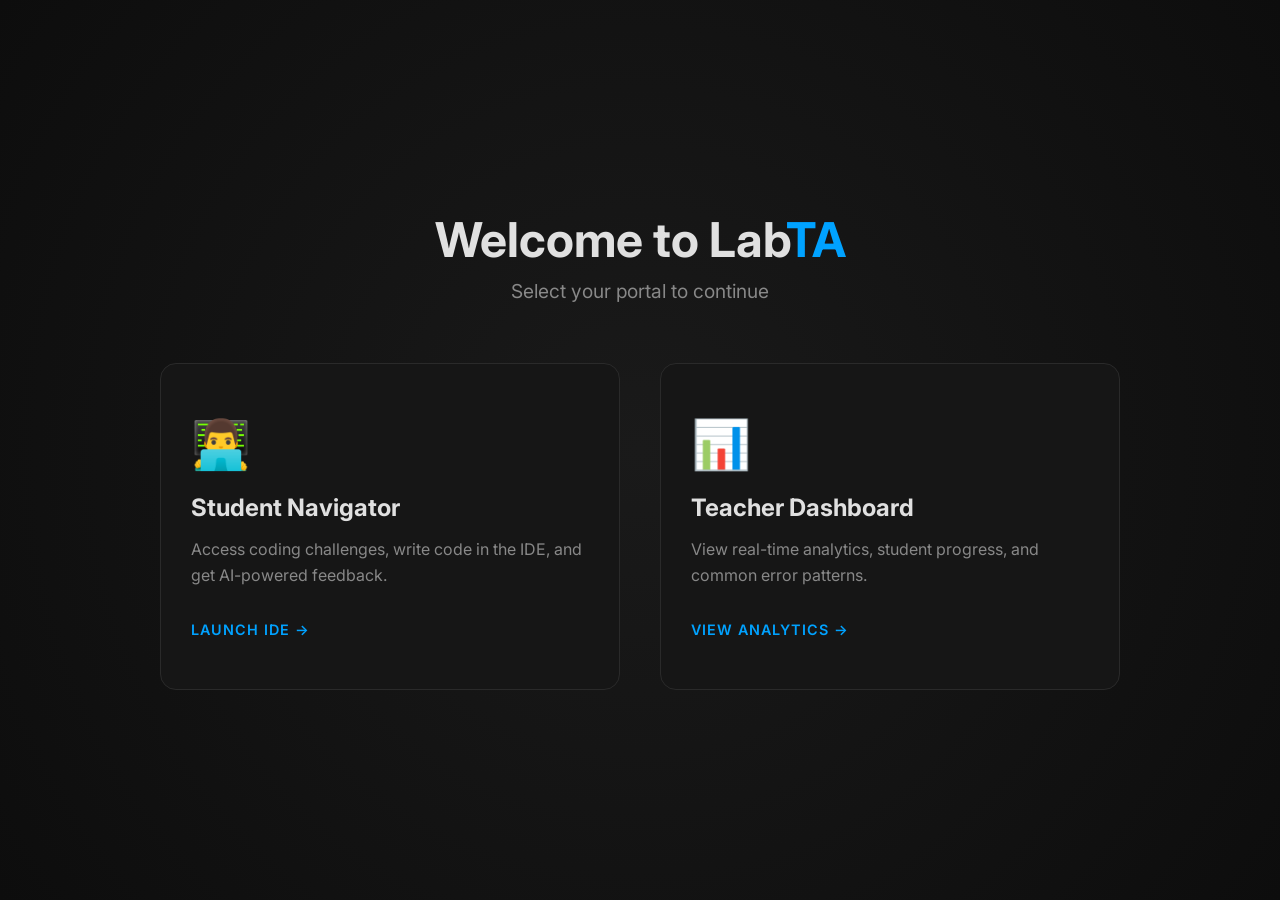
<file: frontend/index.html>
<!DOCTYPE html>
<html lang="en">
  <head>
    <meta charset="UTF-8" />
    <meta name="viewport" content="width=device-width, initial-scale=1.0" />
    <title>LabTA | Home</title>
    <link rel="icon" type="image/png" href="logo.png" />
    <link rel="stylesheet" href="style.css" />
    <link
      href="https://fonts.googleapis.com/css2?family=Inter:wght@400;600;800&display=swap"
      rel="stylesheet"
    />
  </head>
  <body class="home-page">
    <div class="home-container">
      <header class="home-header">
        <h1>Welcome to Lab<span style="color: var(--accent-blue)">TA</span></h1>
        <p>Select your portal to continue</p>
      </header>

      <div class="portal-grid">
        <div
          class="portal-card student"
          onclick="location.href='selection.html'"
        >
          <div class="icon">👨‍💻</div>
          <h2>Student Navigator</h2>
          <p>
            Access coding challenges, write code in the IDE, and get AI-powered
            feedback.
          </p>
          <span class="btn-link">Launch IDE &rarr;</span>
        </div>

        <div
          class="portal-card teacher"
          onclick="location.href='dashboard.html'"
        >
          <div class="icon">📊</div>
          <h2>Teacher Dashboard</h2>
          <p>
            View real-time analytics, student progress, and common error
            patterns.
          </p>
          <span class="btn-link">View Analytics &rarr;</span>
        </div>
      </div>
    </div>
  </body>
</html>
</file>
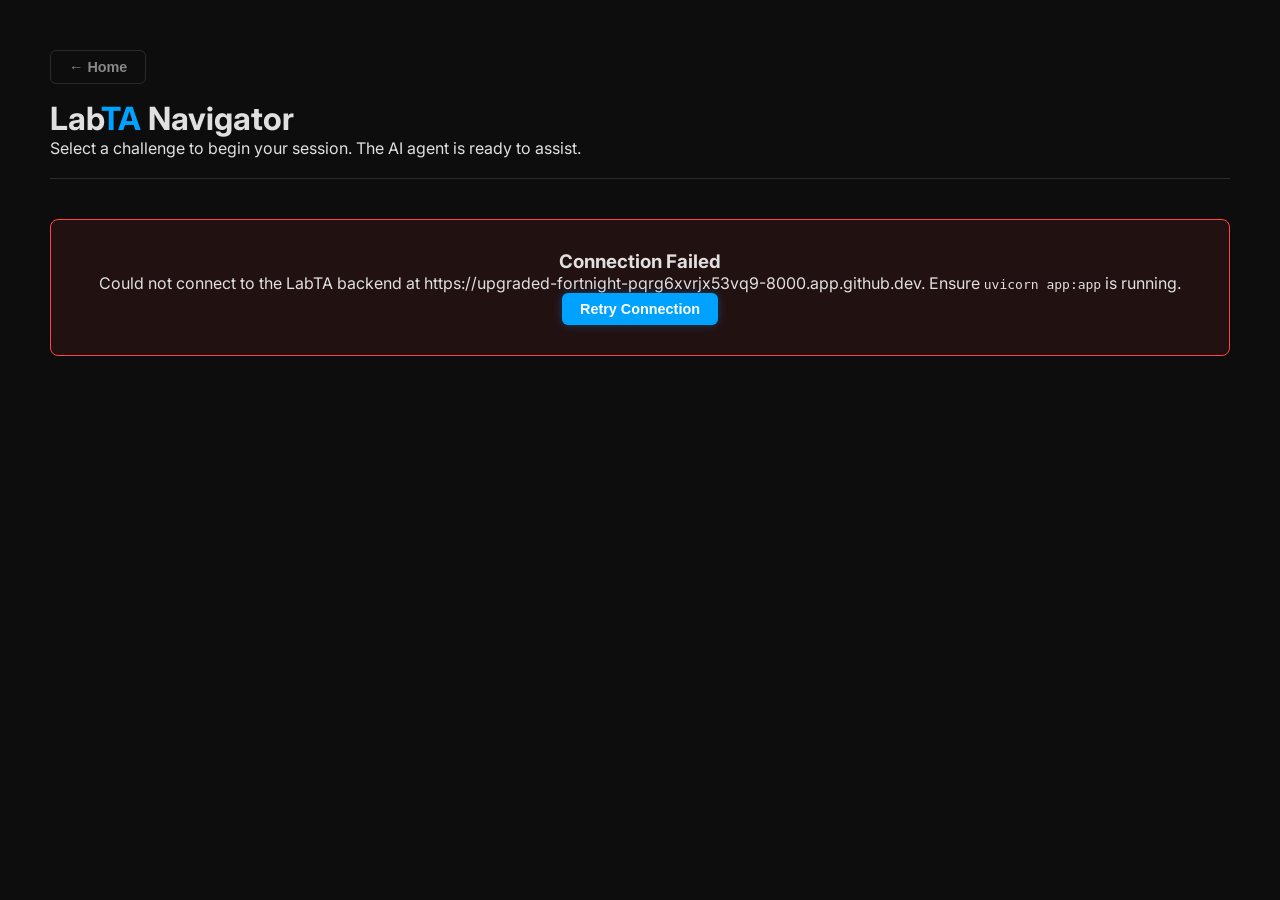
<file: frontend/selection.html>
<!DOCTYPE html>
<html lang="en">
  <head>
    <meta charset="UTF-8" />
    <meta name="viewport" content="width=device-width, initial-scale=1.0" />
    <title>LabTA | Challenge Selection</title>
    <link rel="icon" type="image/png" href="logo.png" />
    <link rel="stylesheet" href="style.css" />
    <link
      href="https://fonts.googleapis.com/css2?family=Inter:wght@400;600;800&family=Fira+Code&display=swap"
      rel="stylesheet"
    />
  </head>
  <body class="selection-page">
    <div class="selection-container">
      <header class="selection-header">
        <div class="header-content">
          <button
            class="btn btn-back"
            onclick="location.href='index.html'"
            style="margin-bottom: 15px"
          >
            ← Home
          </button>
          <h1>
            Lab<span style="color: var(--accent-blue)">TA</span> Navigator
          </h1>
          <p>
            Select a challenge to begin your session. The AI agent is ready to
            assist.
          </p>
        </div>
      </header>

      <div id="problem-grid" class="problem-grid">
        <div class="loading-state">
          <p>Scanning local database for active problems...</p>
          <div class="loader"></div>
        </div>
      </div>
    </div>

    <script>
      const API_BASE =
        "https://upgraded-fortnight-pqrg6xvrjx53vq9-8000.app.github.dev";

      /**
       * Fetches problems.json data from the FastAPI backend
       * and renders cards dynamically.
       */
      async function initSelection() {
        const grid = document.getElementById("problem-grid");

        try {
          // Hits the @app.get("/problems") endpoint in your app.py
          const response = await fetch(`${API_BASE}/problems`);

          if (!response.ok) throw new Error("Backend unreachable");

          const problems = await response.json();

          // Clear the loading state
          grid.innerHTML = "";

          // Iterate through the dictionary keys from problems.json
          Object.entries(problems).forEach(([id, data]) => {
            const card = document.createElement("div");
            card.className = "problem-card";

            // Set up the click event to pass the ID to the IDE page
            card.onclick = () => {
              window.location.href = `problem.html?id=${id}`;
            };

            // Calculate case count safely (Backend 'case_count' OR fallback to sample length)
            const count = data.case_count || (data.sample_cases || []).length;

            // Dynamic HTML based on your JSON structure
            card.innerHTML = `
                        <div class="difficulty-tag ${data.difficulty.toLowerCase()}">
                            ${data.difficulty}
                        </div>
                        <h3>${data.title}</h3>
                        <p class="description">${data.description}</p>
                        <div class="card-footer">
                            <span class="case-count">📂 ${count} Test Cases</span>
                            <span class="action-text">Launch IDE →</span>
                        </div>
                    `;

            grid.appendChild(card);
          });
        } catch (error) {
          console.error("Selection Error:", error);
          grid.innerHTML = `
                    <div class="error-box">
                        <h3>Connection Failed</h3>
                        <p>Could not connect to the LabTA backend at ${API_BASE}. 
                        Ensure <code>uvicorn app:app</code> is running.</p>
                        <button class="btn btn-run" onclick="location.reload()">Retry Connection</button>
                    </div>
                `;
        }
      }

      // Initialize on load
      window.addEventListener("DOMContentLoaded", initSelection);
    </script>

    <style>
      /* Specific styles for selection page logic */
      .loading-state {
        grid-column: 1 / -1;
        text-align: center;
        padding: 100px;
        color: var(--text-dim);
      }

      .loader {
        border: 3px solid #333;
        border-top: 3px solid var(--accent-blue);
        border-radius: 50%;
        width: 30px;
        height: 30px;
        animation: spin 1s linear infinite;
        margin: 20px auto;
      }

      @keyframes spin {
        0% {
          transform: rotate(0deg);
        }
        100% {
          transform: rotate(360deg);
        }
      }

      .difficulty-tag {
        font-size: 10px;
        font-weight: 800;
        padding: 2px 8px;
        border-radius: 4px;
        display: inline-block;
        margin-bottom: 12px;
        background: #222;
      }

      .difficulty-tag.easy {
        color: #00ff88;
        border: 1px solid #00ff8833;
      }
      .difficulty-tag.medium {
        color: #ffaa00;
        border: 1px solid #ffaa0033;
      }
      .difficulty-tag.hard {
        color: #ff4444;
        border: 1px solid #ff444433;
      }

      .description {
        font-size: 14px;
        color: var(--text-dim);
        line-height: 1.5;
        margin-bottom: 20px;
        height: 42px; /* Limit to 2 lines */
        overflow: hidden;
        display: -webkit-box;
        -webkit-line-clamp: 2;
        -webkit-box-orient: vertical;
      }

      .card-footer {
        display: flex;
        justify-content: space-between;
        align-items: center;
        font-size: 12px;
        border-top: 1px solid var(--border-color);
        padding-top: 15px;
      }

      .case-count {
        color: var(--text-dim);
      }
      .action-text {
        color: var(--accent-blue);
        font-weight: 600;
      }

      .error-box {
        grid-column: 1 / -1;
        background: #221111;
        border: 1px solid var(--error-red);
        padding: 30px;
        border-radius: 8px;
        text-align: center;
      }
    </style>
  </body>
</html>
</file>
<file: frontend/style.css>
/* GLOBAL RESET & CORE THEME*/
:root {
  --bg-dark: #0d0d0d;
  --bg-panel: #161616;
  --bg-header: #1e1e1e;
  --accent-blue: #00a2ff;
  --accent-glow: rgba(0, 162, 255, 0.3);
  --text-main: #e0e0e0;
  --text-dim: #888;
  --border-color: #2a2a2a;
  --matrix-green: #00ff41;
  --error-red: #ff4444;
  --font-main: "Inter", -apple-system, BlinkMacSystemFont, "Segoe UI", Roboto,
    sans-serif;
  --font-mono: "Fira Code", "Cascadia Code", "Consolas", monospace;
}

* {
  box-sizing: border-box;
  margin: 0;
  padding: 0;
}

body,
html {
  min-height: 100vh;
  width: 100vw;
  background-color: var(--bg-dark);
  color: var(--text-main);
  font-family: var(--font-main);
  overflow-x: hidden;
}

/*HOME PAGE */
.home-page {
  display: flex;
  align-items: center;
  justify-content: center;
  min-height: 100vh;
  background: radial-gradient(circle at center, #1a1a1a 0%, #0d0d0d 100%);
}

.home-container {
  text-align: center;
  max-width: 1000px;
  width: 100%;
  padding: 20px;
}

.home-header {
  margin-bottom: 60px;
}
.home-header h1 {
  font-size: 3rem;
  margin-bottom: 10px;
}
.home-header p {
  color: var(--text-dim);
  font-size: 1.2rem;
}

.portal-grid {
  display: grid;
  grid-template-columns: 1fr 1fr;
  gap: 40px;
}

.portal-card {
  background: var(--bg-panel);
  border: 1px solid var(--border-color);
  padding: 50px 30px;
  border-radius: 16px;
  cursor: pointer;
  transition: all 0.3s ease;
  text-align: left;
  position: relative;
  overflow: hidden;
}

.portal-card:hover {
  transform: translateY(-10px);
  border-color: var(--accent-blue);
  box-shadow: 0 20px 40px rgba(0, 0, 0, 0.5);
}

.portal-card .icon {
  font-size: 3rem;
  margin-bottom: 20px;
}
.portal-card h2 {
  font-size: 1.5rem;
  margin-bottom: 15px;
  color: var(--text-main);
}
.portal-card p {
  color: var(--text-dim);
  margin-bottom: 30px;
  line-height: 1.6;
}

.btn-link {
  color: var(--accent-blue);
  font-weight: 600;
  font-size: 0.9rem;
  text-transform: uppercase;
  letter-spacing: 1px;
}

/* PROBLEM SELECTION PAGE*/
.selection-container {
  padding: 50px;
  min-height: 100vh;
  max-width: 1400px;
  margin: 0 auto;
}

.selection-header {
  margin-bottom: 40px;
  border-bottom: 1px solid var(--border-color);
  padding-bottom: 20px;
  display: flex;
  justify-content: space-between;
  align-items: center;
}

.problem-grid {
  display: grid;
  grid-template-columns: repeat(auto-fill, minmax(300px, 1fr));
  gap: 25px;
  padding-bottom: 50px;
}

.problem-card {
  background: var(--bg-panel);
  border: 1px solid var(--border-color);
  padding: 24px;
  border-radius: 12px;
  cursor: pointer;
  transition: all 0.25s cubic-bezier(0.4, 0, 0.2, 1);
  position: relative;
  overflow: hidden;
}

.problem-card:hover {
  border-color: var(--accent-blue);
  transform: translateY(-5px);
  box-shadow: 0 10px 20px rgba(0, 0, 0, 0.5), 0 0 15px var(--accent-glow);
}

.problem-card h3 {
  margin-bottom: 10px;
  color: var(--accent-blue);
}

/* Difficulty Tags*/
.difficulty-tag {
  font-size: 10px;
  font-weight: 800;
  padding: 2px 8px;
  border-radius: 4px;
  display: inline-block;
  margin-bottom: 12px;
  background: #222;
}
.difficulty-tag.easy {
  color: #00ff88;
  border: 1px solid #00ff8833;
}
.difficulty-tag.medium {
  color: #ffaa00;
  border: 1px solid #ffaa0033;
}
.difficulty-tag.hard {
  color: #ff4444;
  border: 1px solid #ff444433;
}

/* Card Internals */
.problem-card .description {
  font-size: 14px;
  color: var(--text-dim);
  line-height: 1.5;
  margin-bottom: 20px;
  height: 42px;
  overflow: hidden;
  display: -webkit-box;
  -webkit-line-clamp: 2;
  -webkit-box-orient: vertical;
}

.problem-card .card-footer {
  display: flex;
  justify-content: space-between;
  align-items: center;
  font-size: 12px;
  border-top: 1px solid var(--border-color);
  padding-top: 15px;
}

.problem-card .case-count {
  color: var(--text-dim);
}
.problem-card .action-text {
  color: var(--accent-blue);
  font-weight: 600;
}

/* Loading Spinner & Error Box */
.loading-state {
  grid-column: 1 / -1;
  text-align: center;
  padding: 100px;
  color: var(--text-dim);
}
.loader {
  border: 3px solid #333;
  border-top: 3px solid var(--accent-blue);
  border-radius: 50%;
  width: 30px;
  height: 30px;
  animation: spin 1s linear infinite;
  margin: 20px auto;
}
@keyframes spin {
  0% {
    transform: rotate(0deg);
  }
  100% {
    transform: rotate(360deg);
  }
}

.error-box {
  grid-column: 1 / -1;
  background: #221111;
  border: 1px solid var(--error-red);
  padding: 30px;
  border-radius: 8px;
  text-align: center;
}

/* IDE LAYOUT */
.ide-wrapper {
  display: flex;
  height: 100vh;
  width: 100vw;
  overflow: hidden;
}

.left-panel {
  width: 350px;
  min-width: 250px;
  max-width: 600px;
  background: var(--bg-panel);
  border-right: 1px solid var(--border-color);
  display: flex;
  flex-direction: column;
  overflow-y: auto;
}

.resizer {
  width: 4px;
  cursor: col-resize;
  background: #222;
  transition: background 0.3s;
  z-index: 10;
}
.resizer:hover,
.resizer:active {
  background: var(--accent-blue);
}

.center-panel {
  flex: 1;
  display: flex;
  flex-direction: column;
  background: #1e1e1e;
  min-width: 400px;
}

.right-panel {
  width: 380px;
  min-width: 300px;
  background: var(--bg-panel);
  border-left: 1px solid var(--border-color);
  display: flex;
  flex-direction: column;
}

/* --- 5. UI COMPONENTS --- */
.header-bar {
  height: 55px;
  padding: 0 20px;
  display: flex;
  justify-content: space-between;
  align-items: center;
  background: var(--bg-header);
  border-bottom: 1px solid var(--border-color);
}

.btn {
  padding: 8px 18px;
  border-radius: 6px;
  border: none;
  font-weight: 600;
  cursor: pointer;
  font-size: 0.9rem;
  transition: 0.2s;
  display: inline-flex;
  align-items: center;
  gap: 8px;
}

.btn-back {
  background: transparent;
  color: var(--text-dim);
  border: 1px solid var(--border-color);
}
.btn-back:hover {
  color: #fff;
  border-color: #666;
}

.btn-save {
  background: #333;
  color: #fff;
}
.btn-save:hover {
  background: #444;
}

.btn-run {
  background: var(--accent-blue);
  color: white;
  box-shadow: 0 0 10px var(--accent-glow);
}
.btn-run:hover {
  opacity: 0.9;
  transform: scale(1.02);
}

select {
  background: #2a2a2a;
  color: white;
  border: 1px solid var(--border-color);
  padding: 6px 10px;
  border-radius: 4px;
  outline: none;
}

/* TERMINAL & AGENT OUTPUT */
.terminal-header {
  font-family: var(--font-mono);
  font-size: 0.75rem;
  padding: 8px 15px;
  background: #000;
  color: #555;
  border-bottom: 1px solid #222;
}

#agent-console {
  height: 50%;
  background: #000;
  color: var(--matrix-green);
  padding: 15px;
  font-family: var(--font-mono);
  overflow-y: auto;
  font-size: 13px;
  line-height: 1.6;
  border-bottom: 1px solid var(--border-color);
}

#ai-hints {
  flex: 1;
  padding: 20px;
  overflow-y: auto;
  background: var(--bg-panel);
}

.hint-card {
  background: rgba(0, 162, 255, 0.05);
  border-left: 3px solid var(--accent-blue);
  padding: 15px;
  margin-top: 10px;
  border-radius: 4px;
}

/* TEACHER DASHBOARD */
.dashboard-container {
  padding: 40px;
  overflow-y: auto;
  min-height: 100vh;
}
.chart-wrapper {
  background: var(--bg-panel);
  border: 1px solid var(--border-color);
  padding: 30px;
  border-radius: 12px;
  max-width: 900px;
  margin: 20px 0;
}

/* CODEMIRROR OVERRIDE */
.CodeMirror {
  height: calc(100vh - 55px) !important;
  font-family: var(--font-mono);
  font-size: 15px;
}
::-webkit-scrollbar {
  width: 8px;
}
::-webkit-scrollbar-track {
  background: var(--bg-dark);
}
::-webkit-scrollbar-thumb {
  background: #333;
  border-radius: 10px;
}
::-webkit-scrollbar-thumb:hover {
  background: #444;
}

/* Responsive Grid */
@media (max-width: 768px) {
  .portal-grid {
    grid-template-columns: 1fr;
  }
}

/* TOAST NOTIFICATIONS */
#toast-container {
  position: fixed;
  bottom: 20px;
  right: 20px;
  z-index: 9999;
  display: flex;
  flex-direction: column;
  gap: 10px;
}

.toast-box {
  min-width: 250px;
  background: #161b22;
  color: #e0e0e0;
  padding: 12px 16px;
  border-radius: 6px;
  border: 1px solid #30363d;
  box-shadow: 0 4px 12px rgba(0, 0, 0, 0.5);
  display: flex;
  align-items: center;
  gap: 12px;
  font-size: 13px;
  font-family: var(--font-main);

  /* Entrance Animation */
  opacity: 0;
  transform: translateX(50px);
  animation: slideIn 0.3s ease-out forwards;
}

/* Status Colors */
.toast-box.success {
  border-left: 4px solid #00ff41;
}
.toast-box.error {
  border-left: 4px solid #ff4444;
}
.toast-box.info {
  border-left: 4px solid #00a2ff;
}

/* Exit Animation */
.toast-box.fade-out {
  animation: slideOut 0.3s ease-in forwards;
}

@keyframes slideIn {
  to {
    opacity: 1;
    transform: translateX(0);
  }
}

@keyframes slideOut {
  to {
    opacity: 0;
    transform: translateX(100%);
  }
}

/* --- DIFF VIEWER STYLES --- */
.diff-add {
  color: #00ff41; /* Bright Green */
  background-color: rgba(0, 255, 65, 0.1);
  display: block;
  width: 100%;
}

.diff-remove {
  color: #ff4444; /* Bright Red */
  background-color: rgba(255, 68, 68, 0.1);
  display: block;
  width: 100%;
  text-decoration: line-through; /* Cross out removed lines */
}

.diff-header {
  color: #58a6ff; /* Blue for @@ ... @@ */
  font-weight: bold;
  display: block;
  opacity: 0.8;
  margin-top: 5px;
}

/* --- CUSTOM MODAL (CONFIRMATION BOX) --- */
.modal-overlay {
  position: fixed;
  top: 0;
  left: 0;
  width: 100vw;
  height: 100vh;
  background: rgba(0, 0, 0, 0.7); /* Dark semi-transparent background */
  z-index: 10000; /* Must be higher than everything else */
  display: flex;
  align-items: center;
  justify-content: center;
  opacity: 1;
  transition: opacity 0.2s ease-in-out;
}

.modal-overlay.hidden {
  display: none;
  opacity: 0;
  pointer-events: none;
}

.modal-box {
  background: #161b22; /* Matches bg-panel */
  border: 1px solid #30363d;
  padding: 25px;
  border-radius: 12px;
  width: 400px;
  max-width: 90%;
  box-shadow: 0 15px 40px rgba(0, 0, 0, 0.8);
  font-family: "Inter", sans-serif;
  transform: translateY(0);
  transition: transform 0.2s ease;
  text-align: center;
}

/* Subtle entrance animation */
.modal-overlay:not(.hidden) .modal-box {
  transform: translateY(-10px);
}

.modal-actions {
  display: flex;
  gap: 15px;
  justify-content: center;
  margin-top: 25px;
}
</file>
